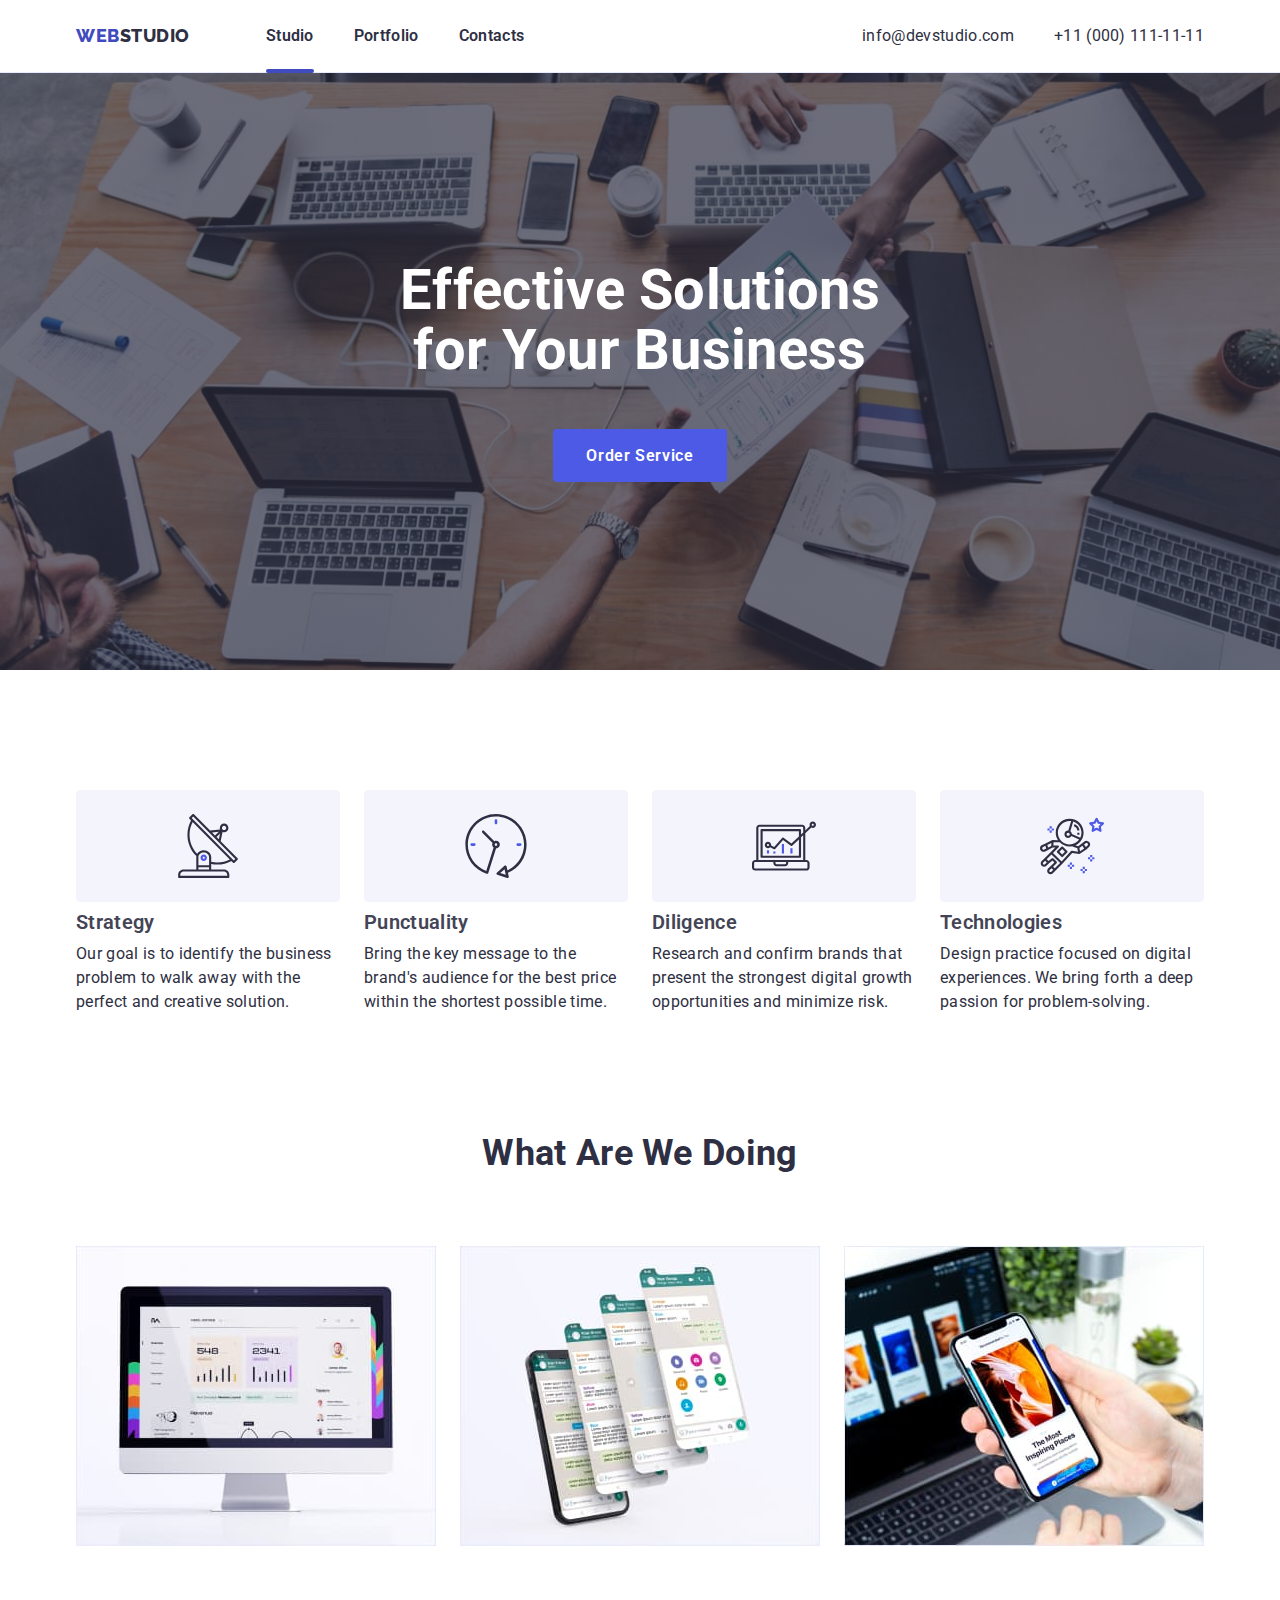
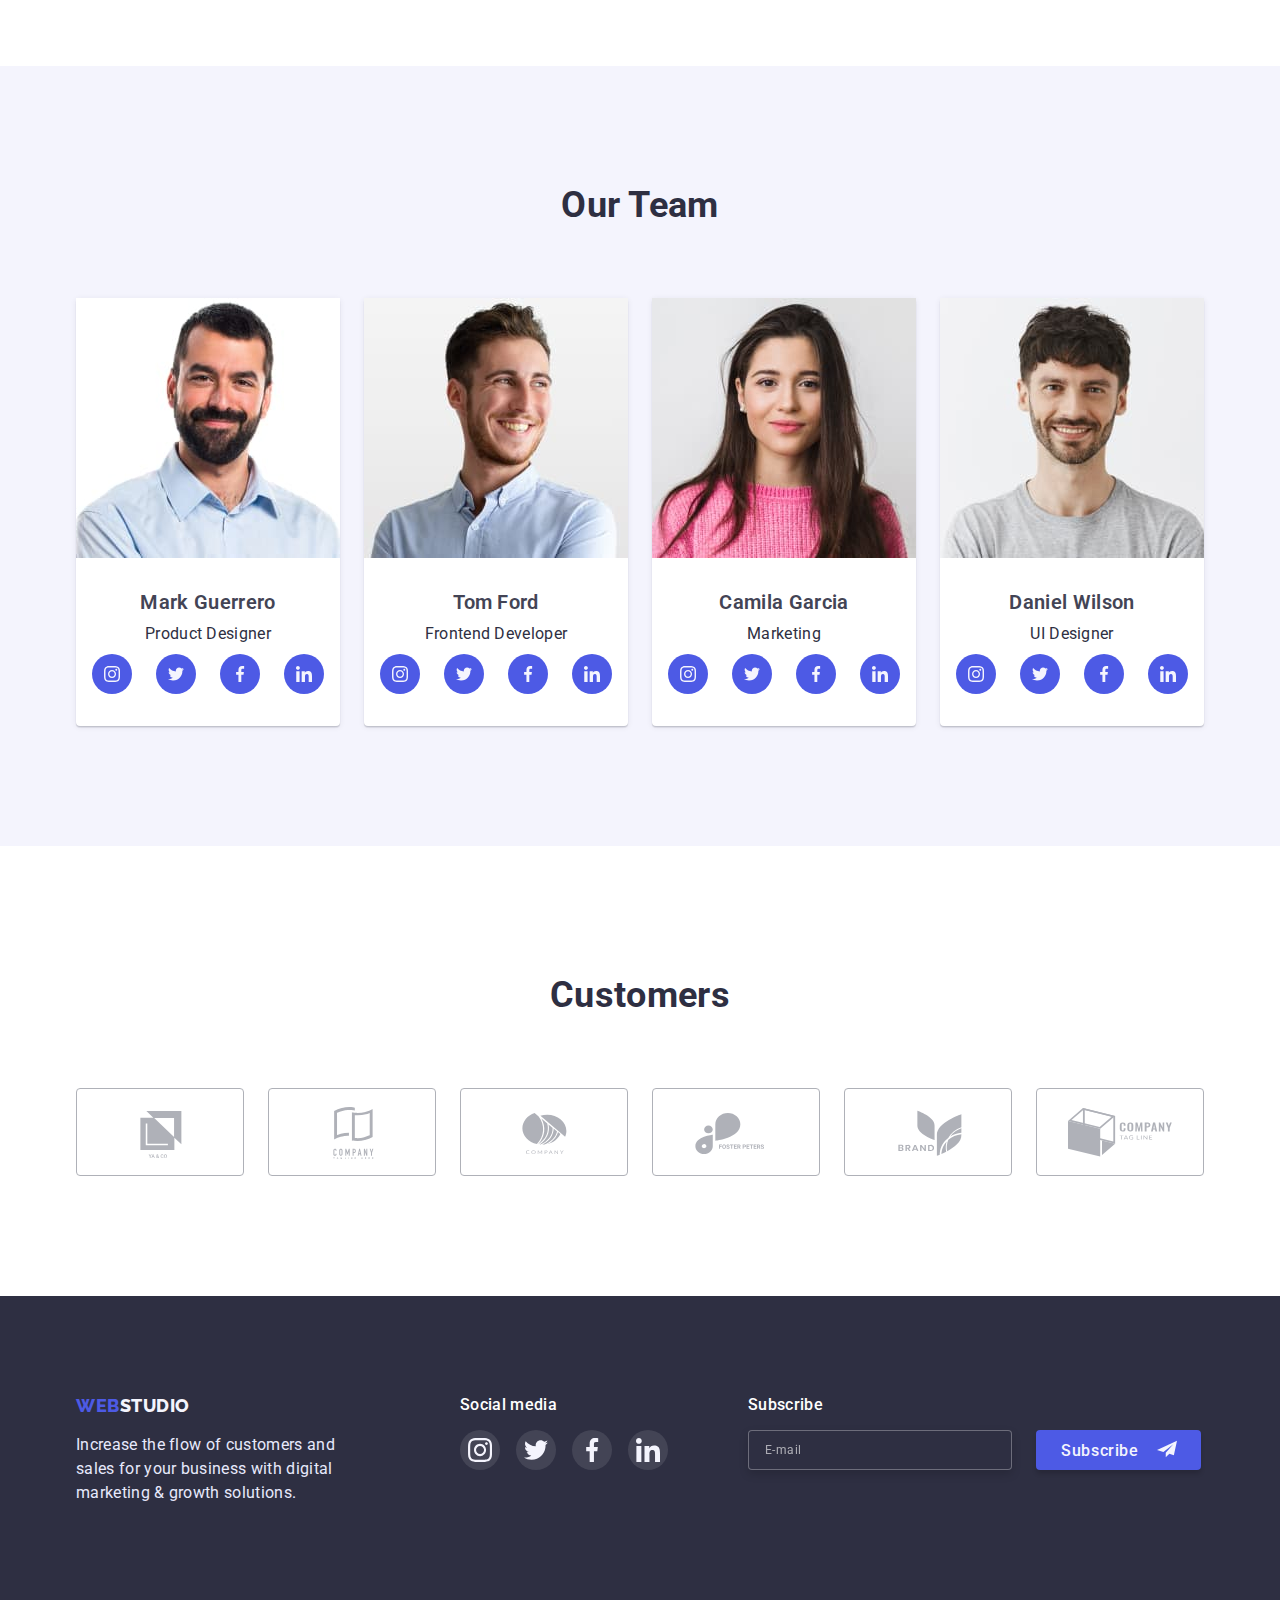
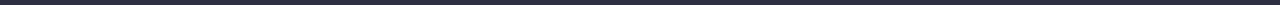
<file: index.html>
<!DOCTYPE html>
<html lang="en">

<head>
    <meta charset="UTF-8">
    <meta http-equiv="X-UA-Compatible" content="IE=edge">
    <meta name="viewport" content="width=device-width, initial-scale=1.0">
    <title>YoursWebStudio</title>
    <link rel="preconnect" href="https://fonts.googleapis.com">
    <link rel="preconnect" href="https://fonts.gstatic.com" crossorigin>
    <link
        href="https://fonts.googleapis.com/css2?family=Raleway:wght@800&family=Roboto:wght@400;500;700;900&display=swap"
        rel="stylesheet">
    <link rel="stylesheet" href="https://cdn.jsdelivr.net/npm/modern-normalize@1.1.0/modern-normalize.min.css" />
    <link rel="stylesheet" href="./css/style.css">
</head>

<body>
    <header class="index-header">
    <div class="conteiner flexthis header-conteiner">
        <nav class="navigation flexthis">
            <a class="logo-link link" href="./index.html"><span class="logo-web">Web</span><span
                    class="logo-studio">Studio</span></a>
            <ul class="navigation-list list flexthis margin-list">
                <li class="navigation-items"><a class="navigation-link link current" href="./index.html">Studio</a></li>
                <li class="navigation-items"><a class="navigation-link link" href="./portfolio.html">Portfolio</a></li>
                <li class="navigation-items"><a class="navigation-link link" href="">Contacts</a></li>
            </ul>
        </nav>
        <address class="address">
            <ul class="address-list list flexthis margin-list">
                <li class="address-item">
                    <a class="addres-mail link"
                        href="mailto:info@devstudio.com">
                        info@devstudio.com</a>
                    </li>
                <li class="address-item"><a class="addres-tel link" href="tel:+110001111111">+11 (000) 111-11-11</a>
                </li>
            </ul>
        </address>
    </div>
    </header>

    <main>
        <!-- ======Hero====== -->
        <section class="hero hero-img-background">
            <div class="conteiner div-hero">
            <h1 class="hero-title">Effective Solutions<br> for Your Business</h1>
            <button class="hero-btn flexthis" type="button" data-modal-open>Order Service</button>
        </div>
        </section>
        <!-- ======Work====== -->
        <section class="work padding-top padding-bottom">
            <div class="conteiner">
            <h2 class="visually-hidden">Our work</h2>
            <ul class="work-list list">
                <li class="work-item">
                    <div class="work-icon-div">
                        <svg class="work-icon">
                        <use href="./images/icons.svg#icon-antenna"></use>
                    </svg>
                    </div>
                    <h3 class="work-name name">Strategy</h3>
                    <p class="work-content content">Our goal is to identify the business
                        problem to walk away with the perfect and creative solution.</p>
                </li>
                <li class="work-item">
                    <div class="work-icon-div">
                    <svg class="work-icon">
                        <use href="./images/icons.svg#icon-clock"></use>
                    </svg>
                    </div>
                    <h3 class="work-name name">Punctuality</h3>
                    <p class="work-content content">Bring the key message to the brand's audience for the best price
                        within the shortest possible
                        time.</p>
                </li>
                <li class="work-item">
                    <div class="work-icon-div">
                    <svg class="work-icon">
                        <use href="./images/icons.svg#icon-diagram"></use>
                    </svg>
                    </div>
                    <h3 class="work-name name">Diligence</h3>
                    <p class="work-content content">Research and confirm brands that present the strongest digital
                        growth opportunities and minimize
                        risk.</p>
                </li>
                <li class="work-item">
                    <div class="work-icon-div">
                    <svg class="work-icon">
                        <use href="./images/icons.svg#icon-astronaut"></use>
                    </svg>
                    </div>
                    <h3 class="work-name name">Technologies</h3>
                    <p class="work-content content">Design practice focused on digital experiences. We bring forth a
                        deep passion for
                        problem-solving.</p>
                </li>
            </ul>
            </div>
        </section>
        <!-- ======Doing====== -->
        <section class="doing padding-bottom">
            <div class="conteiner">
            <h2 class="doing-title index-title">What are we doing</h2>
            <ul class="doing-list list flexthis">
                <li class="duing-item"><img src="./images/img1.jpg" alt="What are we doing" width="360"></li>
                <li class="duing-item"><img src="./images/img2.jpg" alt="What are we doing" width="360"></li>
                <li class="duing-item"><img src="./images/img3.jpg" alt="What are we doing" width="360"></li>
            </ul>
            </div>
        </section>
        <!-- ======Team====== -->
        <section class="team padding-top padding-bottom">
            <div class="conteiner">
            <h2 class="team-title index-title">Our Team</h2>
            <ul class="team-list list flexthis">
                <li class="team-item"><img src="./images/team1.jpg" alt="Our Team" width="264">
                    <h3 class="team-name name">Mark Guerrero</h3>
                    <p class="team-content content">Product Designer</p>
                    <div class="team-social">
                    <ul class="team-list flexthis list">
                        <li class="link">
                            <a class="social-link" href="#">
                                <svg class="social-team-icon">
                                    <use href="./images/icons.svg#icon-instagram"></use>
                                </svg>
                            </a>
                        </li>
                        <li class="link">
                            <a class="social-link" href="#">
                                <svg class="social-team-icon">
                                    <use href="./images/icons.svg#icon-twitter"></use>
                                </svg>
                            </a>
                        </li>
                        <li class="link">
                            <a class="social-link" href="#">
                                <svg class="social-team-icon">
                                    <use href="./images/icons.svg#icon-facebook"></use>
                                </svg>
                            </a>
                        </li>
                        <li class="link">
                            <a class="social-link" href="#">
                                <svg class="social-team-icon">
                                    <use href="./images/icons.svg#icon-linkedin"></use>
                                </svg>
                            </a>
                        </li>
                    </ul>
                    </div>
                </li>
                <li class="team-item"><img src="./images/team2.jpg" alt="Our Team" width="264">
                    <h3 class="team-name name">Tom Ford</h3>
                    <p class="team-content content">Frontend Developer</p>
                    <div class="team-social">
                        <ul class="team-list flexthis list">
                            <li class="link">
                                <a class="social-link" href="#">
                                    <svg class="social-team-icon">
                                        <use href="./images/icons.svg#icon-instagram"></use>
                                    </svg>
                                </a>
                            </li>
                            <li class="link">
                                <a class="social-link" href="#">
                                    <svg class="social-team-icon">
                                        <use href="./images/icons.svg#icon-twitter"></use>
                                    </svg>
                                </a>
                            </li>
                            <li class="link">
                                <a class="social-link" href="#">
                                    <svg class="social-team-icon">
                                        <use href="./images/icons.svg#icon-facebook"></use>
                                    </svg>
                                </a>
                            </li>
                            <li class="link">
                                <a class="social-link" href="#">
                                    <svg class="social-team-icon">
                                        <use href="./images/icons.svg#icon-linkedin"></use>
                                    </svg>
                                </a>
                            </li>
                        </ul>
                    </div>
                </li>
                <li class="team-item"><img src="./images/team3.jpg" alt="Our Team" width="264">
                    <h3 class="team-name name">Camila Garcia</h3>
                    <p class="team-content content">Marketing</p>
                    <div class="team-social">
                        <ul class="team-list flexthis list">
                            <li class="link">
                                <a class="social-link" href="#">
                                    <svg class="social-team-icon">
                                        <use href="./images/icons.svg#icon-instagram"></use>
                                    </svg>
                                </a>
                            </li>
                            <li class="link">
                                <a class="social-link" href="#">
                                    <svg class="social-team-icon">
                                        <use href="./images/icons.svg#icon-twitter"></use>
                                    </svg>
                                </a>
                            </li>
                            <li class="link">
                                <a class="social-link" href="#">
                                    <svg class="social-team-icon">
                                        <use href="./images/icons.svg#icon-facebook"></use>
                                    </svg>
                                </a>
                            </li>
                            <li class="link">
                                <a class="social-link" href="#">
                                    <svg class="social-team-icon">
                                        <use href="./images/icons.svg#icon-linkedin"></use>
                                    </svg>
                                </a>
                            </li>
                        </ul>
                    </div>
                </li>
                <li class="team-item"><img src="./images/team4.jpg" alt="Our Team" width="264">
                    <h3 class="team-name name">Daniel Wilson</h3>
                    <p class="team-content content">UI Designer</p>
                    <div class="team-social">
                        <ul class="team-list flexthis list">
                            <li class="link">
                                <a class="social-link" href="#">
                                    <svg class="social-team-icon">
                                        <use href="./images/icons.svg#icon-instagram"></use>
                                    </svg>
                                </a>
                            </li>
                            <li class="link">
                                <a class="social-link" href="#">
                                    <svg class="social-team-icon">
                                        <use href="./images/icons.svg#icon-twitter"></use>
                                    </svg>
                                </a>
                            </li>
                            <li class="link">
                                <a class="social-link" href="#">
                                    <svg class="social-team-icon">
                                        <use href="./images/icons.svg#icon-facebook"></use>
                                    </svg>
                                </a>
                            </li>
                            <li class="link">
                                <a class="social-link" href="#">
                                    <svg class="social-team-icon">
                                        <use href="./images/icons.svg#icon-linkedin"></use>
                                    </svg>
                                </a>
                            </li>
                        </ul>
                    </div>
                </li>
            </ul>
            </div>
        </section>
        <section class="customers padding-bottom">
            <div class="conteiner">
                <h2 class="team-title index-title">Customers</h2>
                <ul class="coustomers-list list flexthis">
                    <li class="coustomers-items link">
                        <a class="coustomers-items-link" href="#">
                            <svg class="coustomers-items-icon">
                                <use href="./images/icons.svg#icon-yaco"></use>
                            </svg>
                        </a>
                    </li>
                    <li class="coustomers-items">
                        <a class="coustomers-items-link" href="#">
                            <svg class="coustomers-items-icon">
                                <use href="./images/icons.svg#icon-company"></use>
                            </svg>
                        </a>
                    </li>
                    <li class="coustomers-items link">
                        <a class="coustomers-items-link" href=""><svg class="coustomers-items-icon">
                                <use href="./images/icons.svg#icon-companytaglinehere"></use>
                            </svg>
                        </a>
                    </li>
                    <li class="coustomers-items link">
                        <a class="coustomers-items-link" href=""><svg class="coustomers-items-icon">
                                <use href="./images/icons.svg#icon-foster"></use>
                            </svg>
                        </a>
                    </li>
                    <li class="coustomers-items link">
                        <a class="coustomers-items-link" href="">
                            <svg class="coustomers-items-icon">
                                <use href="./images/icons.svg#icon-brand"></use>
                            </svg>
                        </a>
                    </li>
                    <li class="coustomers-items link">
                        <a class="coustomers-items-link" href="">
                            <svg class="coustomers-items-icon">
                                <use href="./images/icons.svg#icon-companytagline"></use>
                            </svg>
                        </a>
                    </li>
                </ul>
            </div>
        </section>
    </main>
    <footer class="footer-blank">
        <div class="conteiner footer-div">
        <div class="footer-flex">
        <a href="./index.html" class="logo-link-footer link"><span class="logo-web-footer">Web</span>Studio</a>
        <p class="footer-text content">
            Increase the flow of customers and sales for your business with digital marketing &
            growth solutions.
        </p>
        </div>
        <div class="footer-social">
            <p class="footer-social-text">Social media</p>
            <ul class="footer-social-list list">
                <li class="footer-social-link">
                    <a class="footer-social-list-link" href="">
                        <svg class="social-item-icon">
                            <use href="./images/icons.svg#icon-instagram"></use>
                        </svg>
                    </a>
                </li>
                <li class="footer-social-link">
                    <a class="footer-social-list-link" href="">
                        <svg class="social-item-icon">
                            <use href="./images/icons.svg#icon-twitter"></use>
                        </svg>
                    </a>
                </li>
                <li class="footer-social-link">
                    <a class="footer-social-list-link" href="">
                        <svg class="social-item-icon">
                            <use href="./images/icons.svg#icon-facebook"></use>
                        </svg>
                    </a>
                </li>
                <li class="footer-social-link">
                    <a class="footer-social-list-link" href="">
                        <svg class="social-item-icon">
                            <use href="./images/icons.svg#icon-linkedin"></use>
                        </svg>
                    </a>
                </li>
            </ul>
        </div>
        <div class="footer-subscribe-label">
            <form class="subscribe-form">
                <p class="footer-social-text">Subscribe</p>
                <label class="footer-form-field">
                    <input type="email" name="user-email" class="footer-form-imput" pattern="[a-z0-9._%+-]+@[a-z0-9.-]+\.[a-z]{2,4}$" placeholder="E-mail" />
                        <button type="submit" class="footer-form-submit">Subscribe
                    <svg class="footer-form-icon" width="24px" height="20px">
                        <use href="./images/icons.svg#icon-send"></use>
                    </svg>
                    </button>
                </label>
            </form>
        </div>
        </div>
    </footer>
    <!-- modal sub -->
    <div class="modal-back is-hidden" data-modal>
        <div class="modal-view">
            <button type="button" class="modal-button" data-modal-close>
                <svg class="modal-close-btn">
                    <use href="./images/icons.svg#icon-close"></use>
                </svg>
            </button>
            <!-- form -->
            <form class="modal-form">
                <p class="modal-title">Leave your contacts and we will call you back</p>
                <label class="modal-form-description">
                    <span class="modal-text">Name</span>
                    <span class="modal-form-icon-wrapper">
                        <input class="modal-field" type="text" name="user_name" pattern="^[a-zA-ZР°-СЏРђ-РЇР‡С—С–Р†]+$" minlength="2" required>
                        <svg class="modal-field-icon" width="24px" height="24px">
                            <use href="./images/icons.svg#icon-person"></use>
                        </svg>
                    </span>
                </label>
                <label class="modal-form-description">
                    <span class="modal-text">Phone</span>
                    <span class="modal-form-icon-wrapper">
                        <input class="modal-field" type="tel" name="user_phone" pattern="[0-9]{3}-[0-9]{3}-[0-9]{2}-[0-9]{2}" title="xxx-xxx-xx-xx" required>
                        <svg class="modal-field-icon" width="24px" height="24px">
                            <use href="./images/icons.svg#icon-tel"></use>
                        </svg>
                    </span>
                </label>
                <label class="modal-form-description">
                    <span class="modal-text">Email</span>
                    <span class="modal-form-icon-wrapper">
                        <input class="modal-field" type="email" name="user_email" pattern="[a-z0-9._%+-]+@[a-z0-9.-]+\.[a-z]{2,4}$"
                            required>
                        <svg class="modal-field-icon" width="24px" height="24px">
                            <use href="./images/icons.svg#icon-email"></use>
                        </svg>
                    </span>
                </label>
                <label class="modal-form-description">
                    <span class="modal-text">Comment</span>
                    <textarea class="modal-message modal-text" name="user-message" placeholder="Text input"></textarea>
                </label>
                <input id="user-policy-check" name="user-policy" type="checkbox" class="policy-checkbox visually-hidden">
                <label for="user-policy-check" class="policy-check">
                    <span class="modal-text-policy">I accept the terms and conditions of the <a href="" class="modal-text-policy-link" >Privacy Policy </a></span>
                    <svg class="policy-icon" width="10px" height="8px">
                        <use href="./images/icons.svg#icon-check"></use>
                    </svg>
                </label>
                <button type="submit" class="modal-submit-btn">Send</button>
            </form>
            <!-- //form -->
        </div>
    </div>
    <!-- js -->
    <script src="./js/modal.js"></script>
</body>

</html>
</file>
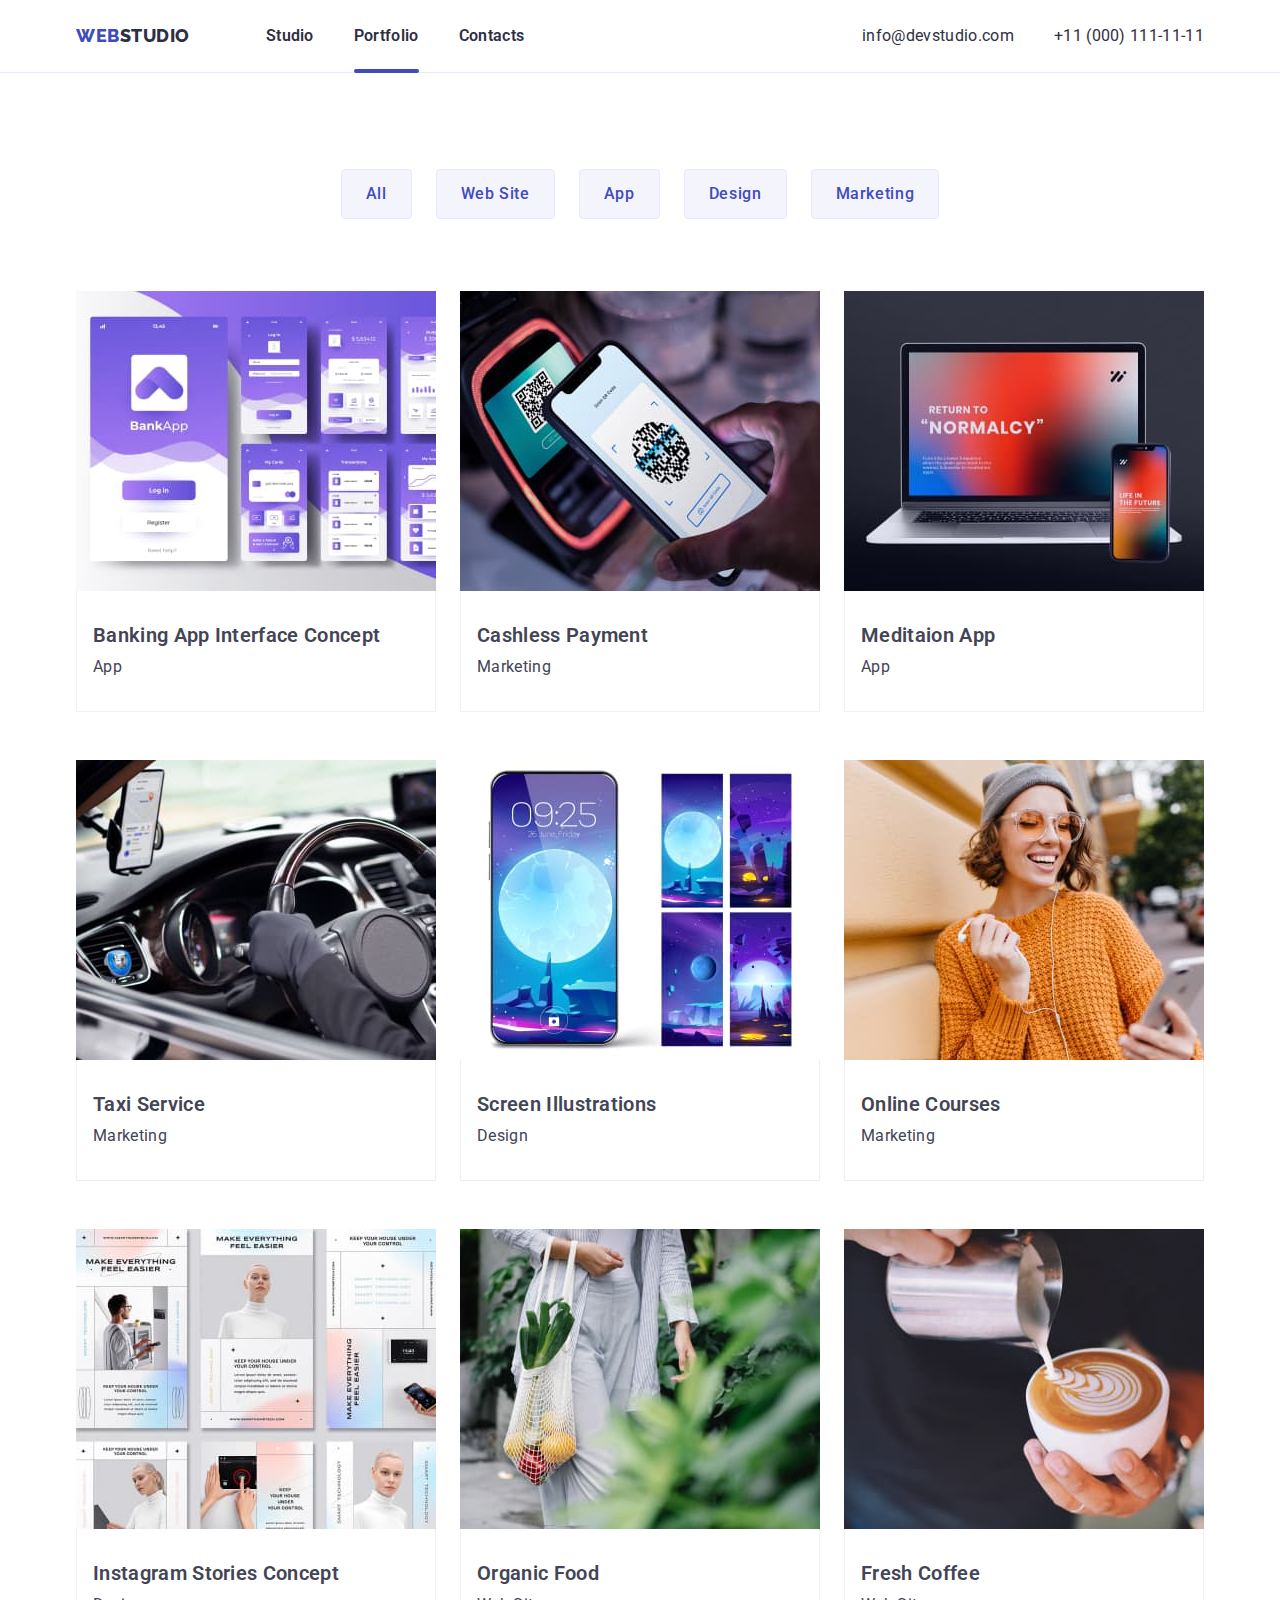
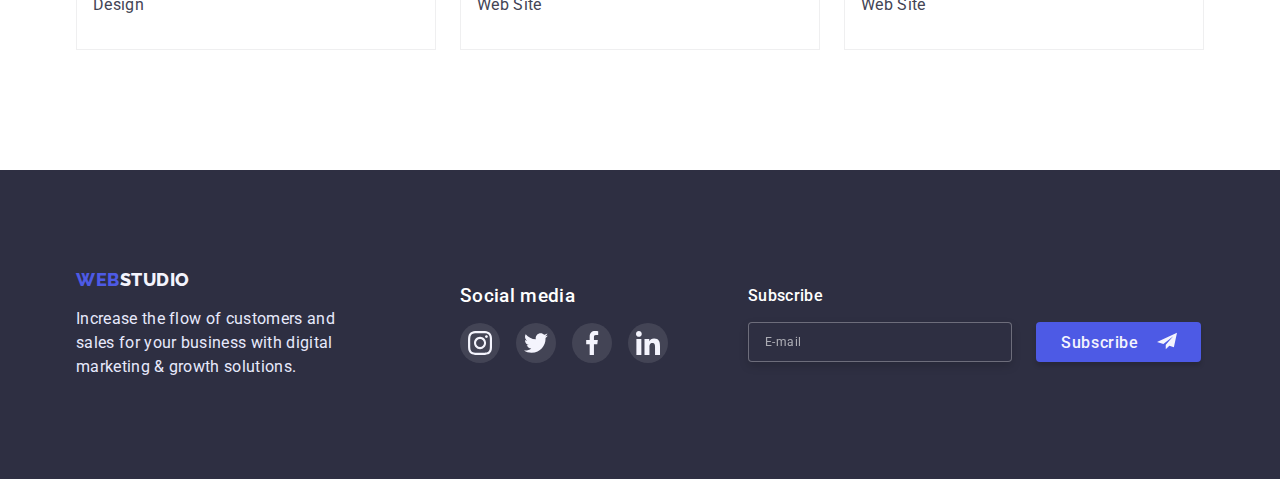
<file: portfolio.html>
<!DOCTYPE html>
<html lang="en">

<head>
    <meta charset="UTF-8">
    <meta http-equiv="X-UA-Compatible" content="IE=edge">
    <meta name="viewport" content="width=device-width, initial-scale=1.0">
    <title>Portfolio</title>
    <link rel="preconnect" href="https://fonts.googleapis.com">
    <link rel="preconnect" href="https://fonts.gstatic.com" crossorigin>
    <link
        href="https://fonts.googleapis.com/css2?family=Raleway:wght@800&family=Roboto:wght@400;500;700;900&display=swap"
        rel="stylesheet">
    <link rel="stylesheet" href="https://cdn.jsdelivr.net/npm/modern-normalize@1.1.0/modern-normalize.min.css" />
    <link rel="stylesheet" href="./css/style.css">

</head>

<body>
    <header class="index-header">
    <div class="conteiner flexthis">
        <nav class="navigation flexthis">
            <a class="logo-link link" href="./index.html"><span class="logo-web">Web</span><span
                    class="logo-studio">Studio</span></a>
            <ul class="navigation-list list flexthis margin-list">
                <li class="navigation-items"><a class="navigation-link link" href="./index.html">Studio</a></li>
                <li class="navigation-items"><a class="navigation-link link current" href="./portfolio.html">Portfolio</a></li>
                <li class="navigation-items"><a class="navigation-link link" href="">Contacts</a></li>
            </ul>
        </nav>
        <address class="address">
            <ul class="address-list list flexthis margin-list">
                <li class="address-item"><a class="addres-mail link"
                        href="mailto:info@devstudio.com">info@devstudio.com</a></li>
                <li class="address-item"><a class="addres-tel link" href="tel:+110001111111">+11 (000) 111-11-11</a>
                </li>
            </ul>
        </address>
    </div>
    </header>
    <main>
        <!-- ======Filter btn====== -->
        <section class="filters padding-bottom">
            <div class="conteiner">
            <h1 class="visually-hidden">Filters</h1>
            <ul class="filter-list list flexthis">
                <li class="filter-item"> <button class="filter-btn" type="button">All</button>
                </li>
                <li class="filter-item"> <button class="filter-btn" type="button">Web Site</button>
                </li>
                <li class="filter-item"> <button class="filter-btn" type="button">App</button>
                </li>
                <li class="filter-item"> <button class="filter-btn" type="button">Design</button>
                </li>
                <li class="filter-item"> <button class="filter-btn" type="button">Marketing</button>
                </li>
            </ul>

            <h2 class="visually-hidden">Portfolio</h2>
            <ul class="portfolio-list list flexthis">
                <li class="portfolio-items"><a class="portfolio-link link" href="#">
                    <div class="items-overlay">
                        <img src="./images/portfolioline11.jpg" width="360" height="300" alt="Our job">
                        <p class="text-overlay">
                            14 Stylish and User-Friendly App Design Concepts · Task Manager App · Calorie Tracker App · Exotic Fruit Ecommerce
                            App · Cloud Storage App
                        </p>
                    </div>
                    <div class="portfolio-item-list"> 
                    <h3 class="portfolio-name name">Banking App Interface Concept</h3>
                    <p class="portfolio-filter content">App</p>
                </div>
                </a> 
                </li>
                <li class="portfolio-items"><a class="portfolio-link link" href="#"
                ><div class="items-overlay">
                    <img src="./images/portfolioline12.jpg" width="360" height="300" alt="Our job">
                    <p class="text-overlay">
                        14 Stylish and User-Friendly App Design Concepts · Task Manager App · Calorie Tracker App · Exotic Fruit
                        Ecommerce
                        App · Cloud Storage App
                    </p>
                </div>
                <div class="portfolio-item-list">
                    <h3 class="portfolio-name name">Cashless Payment</h3>
                    <p class="portfolio-filter content">Marketing</p>
                </div>
                </a> 
                </li>
                <li class="portfolio-items"><a class="portfolio-link link" href="#"
                ><div class="items-overlay">
                    <img src="./images/portfolioline13.jpg" width="360" height="300" alt="Our job">
                    <p class="text-overlay">
                        14 Stylish and User-Friendly App Design Concepts · Task Manager App · Calorie Tracker App · Exotic Fruit
                        Ecommerce
                        App · Cloud Storage App
                    </p>
                </div>
                <div class="portfolio-item-list">
                    <h3 class="portfolio-name name">Meditaion App</h3>
                    <p class="portfolio-filter content">App</p>
                </div>
                </a> 
                </li>
                <li class="portfolio-items"><a class="portfolio-link link" href="#"
                ><div class="items-overlay">
                    <img src="./images/portfolioline21.jpg" width="360" height="300" alt="Our job">
                    <p class="text-overlay">
                        14 Stylish and User-Friendly App Design Concepts · Task Manager App · Calorie Tracker App · Exotic Fruit
                        Ecommerce
                        App · Cloud Storage App
                    </p>
                </div>
                <div class="portfolio-item-list">
                    <h3 class="portfolio-name name">Taxi Service</h3>
                    <p class="portfolio-filter content">Marketing</p>
                </div>
                </a>
                </li>
                <li class="portfolio-items"><a class="portfolio-link link" href="#"
                ><div class="items-overlay">
                    <img src="./images/portfolioline22.jpg" width="360" height="300" alt="Our job">
                    <p class="text-overlay">
                        14 Stylish and User-Friendly App Design Concepts · Task Manager App · Calorie Tracker App · Exotic Fruit
                        Ecommerce
                        App · Cloud Storage App
                    </p>
                </div>
                <div class="portfolio-item-list">
                    <h3 class="portfolio-name name">Screen Illustrations</h3>
                    <p class="portfolio-filter content">Design</p>
                </div>
                </a>
                </li>
                <li class="portfolio-items"><a class="portfolio-link link" href="#"
                ><div class="items-overlay">
                    <img src="./images/portfolioline23.jpg" width="360" height="300" alt="Our job">
                    <p class="text-overlay">
                        14 Stylish and User-Friendly App Design Concepts · Task Manager App · Calorie Tracker App · Exotic Fruit
                        Ecommerce
                        App · Cloud Storage App
                    </p>
                </div>
                <div class="portfolio-item-list">
                    <h3 class="portfolio-name name">Online Courses</h3>
                    <p class="portfolio-filter content">Marketing</p>
                </div>
                </a>
                </li>
                <li class="portfolio-items"><a class="portfolio-link link" href="#"
                ><div class="items-overlay">
                    <img src="./images/portfolioline31.jpg" width="360" height="300" alt="Our job">
                    <p class="text-overlay">
                        14 Stylish and User-Friendly App Design Concepts · Task Manager App · Calorie Tracker App · Exotic Fruit
                        Ecommerce
                        App · Cloud Storage App
                    </p>
                </div>
                <div class="portfolio-item-list">
                    <h3 class="portfolio-name name">Instagram Stories Concept</h3>
                    <p class="portfolio-filter content">Design</p>
                </div>
                </a>
                </li>
                <li class="portfolio-items"><a class="portfolio-link link" href="#"
                ><div class="items-overlay">
                    <img src="./images/portfolioline32.jpg" width="360" height="300" alt="Our job">
                    <p class="text-overlay">
                        14 Stylish and User-Friendly App Design Concepts · Task Manager App · Calorie Tracker App · Exotic Fruit
                        Ecommerce
                        App · Cloud Storage App
                    </p>
                </div>
                <div class="portfolio-item-list">
                    <h3 class="portfolio-name name">Organic Food</h3>
                    <p class="portfolio-filter content">Web Site</p>
                </div>
                </a>
                </li>
                <li class="portfolio-items"><a class="portfolio-link link" href="#"
                ><div class="items-overlay">
                    <img src="./images/portfolioline33.jpg" width="360" height="300" alt="Our job">
                    <p class="text-overlay">
                        14 Stylish and User-Friendly App Design Concepts · Task Manager App · Calorie Tracker App · Exotic Fruit
                        Ecommerce
                        App · Cloud Storage App
                    </p>
                </div>
                <div class="portfolio-item-list">
                    <h3 class="portfolio-name name">Fresh Coffee</h3>
                    <p class="portfolio-filter content">Web Site</p>
                </div>
                </a>
                </li>
            </ul>
        </div>
        </section>

    </main>
    <footer class="footer-blank">
        <div class="conteiner flexthis">
            <div class="footer-flex">
                <a href="./index.html" class="logo-link-footer link"><span class="logo-web-footer">Web</span>Studio</a>
                <p class="footer-text content">
                    Increase the flow of customers and sales for your business with digital marketing &
                    growth solutions.
                </p>
            </div>
            <div class="footer-social">
                <h3 class="footer-social-text">Social media</h3>
                <ul class="footer-social-list list">
                    <li class="footer-social-link">
                        <a class="footer-social-list-link" href="">
                            <svg class="social-item-icon">
                                <use href="./images/icons.svg#icon-instagram"></use>
                            </svg>
                        </a>
                    </li>
                    <li class="footer-social-link">
                        <a class="footer-social-list-link" href="">
                            <svg class="social-item-icon">
                                <use href="./images/icons.svg#icon-twitter"></use>
                            </svg>
                        </a>
                    </li>
                    <li class="footer-social-link">
                        <a class="footer-social-list-link" href="">
                            <svg class="social-item-icon">
                                <use href="./images/icons.svg#icon-facebook"></use>
                            </svg>
                        </a>
                    </li>
                    <li class="footer-social-link">
                        <a class="footer-social-list-link" href="">
                            <svg class="social-item-icon">
                                <use href="./images/icons.svg#icon-linkedin"></use>
                            </svg>
                        </a>
                    </li>
                </ul>
            </div>
            <div class="footer-subscribe-label">
                <form class="subscribe-form">
                    <p class="footer-social-text">Subscribe</p>
                    <label class="footer-form-field">
                        <input type="email" name="user-email" class="footer-form-imput"
                            pattern="[a-z0-9._%+-]+@[a-z0-9.-]+\.[a-z]{2,4}$" placeholder="E-mail" />
                        <button type="submit" class="footer-form-submit">Subscribe
                            <svg class="footer-form-icon" width="24px" height="20px">
                                <use href="./images/icons.svg#icon-send"></use>
                            </svg>
                        </button>
                    </label>
                </form>
            </div>
        </div>
    </footer>
</body>

</html>
</file>
<file: css/style.css>
body {
    font-family: 'Roboto', sans-serif;
    letter-spacing: 0.02em;
    color: var(--primary-text-color);
    /* margin: 0; следует проставлять в каждом боди если не подключен нормалайз (убирает снизу 8рх от браузеров*) */
}

:root {
    --primary-text-color: #2E2F42;
    --secondary-text-color: #434455;
    --primary-accent-color:#4D5AE5;
    --secondary-accent-color: #404BBF;
    --dark-background: #2E2F42;
    --dark-background-text:#F4F4FD;
    --light-background-text: #FFFFFF;
    --background-modal: #FCFCFC;
    --hover-effect: 250ms cubic-bezier(0.4, 0, 0.2, 1);
}

.visually-hidden {
    position: absolute;
    white-space: nowrap;
    width: 1px;
    height: 1px;
    overflow: hidden;
    border: 0;
    padding: 0;
    clip: rect(0 0 0 0);
    clip-path: inset(50%);
    margin: 1px;
}

h1,
h2,
h3,
h4,
p {
margin-top: 0;
margin-bottom: 0;
/* верхний и нижний отступ от этого блочного контента по нулям */
}

ul,
ol {
margin-top: 0;
margin-bottom: 0;
padding-left: 0;
  /* обнуляем отступы верх и низ у списков, так же убираем отступ от левого края до тела контента */
}

img {
display: block;
max-width: 100%;
height: auto;

}
.conteiner {
width: 1158px;
margin: 0px auto; 
  /* вертикальный по нулю, право лево авто */
padding: 0px 15px;
  /* вертикальный по нулю, право лево авто по аналогии */
/* outline: 2px solid var(--primary-accent-color); */
  /* для отображения границ контента */
}

.list {
    list-style: none;
    /* убираем у списков слева значки */
}
.link {
    text-decoration: none;
    /* убираем подчеркивание у ссылок с классом линк */
}
.content{
font-size: 16px;
line-height: 1.5;
}
.name {
    font-weight: 600;
    font-size: 20px;
    line-height: 1.2;
    color: var(--secondary-text-color);
}
.index-title {
font-size: 36px;
line-height: 1.11;
text-align: center;
text-transform: capitalize;
}

.margin-list {
    margin-bottom: 0;
    margin-top: 0;
}
.padding-top {
    padding-top: 120px;
}

.padding-bottom {
    padding-bottom: 120px;
}

.flexthis{
    display: flex;
    align-items: center;  
}
/* ============ header ============ */
.index-header{
border-color: var(--light-background-text);
border-bottom: 1px solid #E7E9FC;
padding-top: 24px;
padding-bottom: 24px;
}
.logo-link {
font-family: 'Raleway', sans-serif;
font-weight: 800;
font-size: 18px;
line-height: 1.33;
letter-spacing: 0.03em;
text-transform: uppercase;
margin-right: 76px;
}
.logo-web {
color: var(--secondary-accent-color);
}
.logo-studio{
color: var(--primary-text-color);   
}

.navigation-link {
    /* display: flex;
    align-items: center; */
    font-weight: 600;
    font-size: 16px;
    line-height: 1.5;
color: var(--primary-text-color);
    padding-top: 24px;
    padding-bottom: 28px;
    transition: color 250ms cubic-bezier(0.39, 0.575, 0.565, 1);
}
.navigation-link:hover,
.navigation-link:focus {
    color: var(--secondary-accent-color);
}
.navigation-link.current{
    position: relative;

}
.current::after {
    position: absolute;
    content: '';
    display: block;
    width: 100%;
    height: 4px;
    left: 0;
    bottom: 0;
    margin: 0 0;
    border-radius: 2px;
    /* opacity: 0; */
    /* transition: opacity 250ms cubic-bezier(0.165, 0.84, 0.44, 1); */

    background-color: var(--secondary-accent-color);
}

.navigation-items:not(:last-child) {
    margin-right: 40px;
}

.addres-mail,.addres-tel {
    font-style: normal;
    font-size: 16px;
    line-height: 1.5;
    color: var(--primary-text-color);
    transition: color var(--hover-effect);
}

.addres-mail:hover,
.addres-mail:focus {
    color: var(--primary-accent-color);
}

.addres-tel:hover,
.addres-tel:focus {
    color: var(--primary-accent-color);
}
.address {
    margin-left: auto;
}
.addres-mail{
    margin-right: 40px;
}

/* ============ HERO ============ */
.hero-img-background{
background-image: linear-gradient(
    rgba(46, 47, 66, 0.7),
    rgba(46, 47, 66, 0.7)
    ),
    url(../images/hero.jpg);
    background-size: cover;
    max-width: 1440px;
    margin-left: auto;
    margin-right: auto;

}

.hero {
background-color: var(--dark-background);
padding-top: 188px;
padding-bottom: 188px;
text-align: center;
}

.hero-title {
text-align: center;
font-size: 56px;
line-height: 1.07;
color: var(--light-background-text); 
margin-bottom: 48px;
max-width: 500px;
margin-left: auto;
margin-right: auto;   
}

.hero-btn {
margin-left: auto;
margin-right: auto; 
padding: 16px 32px;
border-radius: 4px;
border: 1px solid transparent;
font-family: inherit;
font-weight: 600;
font-size: 16px;
line-height: 1.2;

align-items: center;
letter-spacing: 0.04em;
color: var(--light-background-text);
cursor: pointer;
background-color: var(--primary-accent-color);
transition: background-color var(--hover-effect);
}
.hero-btn:hover,
.hero-btn:focus {
    background-color: var(--secondary-accent-color);
}
/* ============ Work ============ */


.work-item {
    flex-basis: calc((100% - 72px) / 4);
}

.work-list{
    display: flex;
    flex-wrap: wrap;
    }

.work-name {
    margin-bottom: 8px;
}

.work-item:not(:nth-child(4n)) {
    margin-right: 24px;
} 
.work-icon-div{
    width: 264px;
    height: 112px;
    border-radius: 4px;
    display: flex;
    align-items: center;
    justify-content: center;
    margin-bottom: 8px;   
    background-color: var(--dark-background-text);
}
.work-icon{
    height: 64px;
    width: 64px;
}      
/* ============ Doing ============ */

.doing-list {
    margin-bottom: 0;
    margin-top: 0;
    gap: 24px;
}

.doing-title {
    margin-bottom: 72px;
}


/* ============ Team ============ */
.team {
    background-color: var(--dark-background-text);
}
.team-title{
    margin-bottom: 72px;   
}
.team-name {
    margin-top: 32px;
    margin-bottom: 8px;
    text-align: center;
}

.team-content {
    text-align: center;
}
.team-list{
    flex-wrap: wrap;
}
.team-item{
    flex-basis: calc((100% - 72px) / 4);
    background-color: var(--light-background-text);
    padding-bottom: 32px;
    border-radius: 4px;
    box-shadow: 0px 2px 1px 0px rgba(46, 47, 66, 0.08),
    0px 1px 1px 0px rgba(46, 47, 66, 0.16),
    0px 1px 6px 0px rgba(46, 47, 66, 0.08);
}
/* .team-item:not(:nth-child(4n)) {
    margin-right: 24px;
} */

.team-list{
    margin-top: 8px;
    gap: 24px;
    justify-content: center;  
}
.social-link{
    display: flex;
    justify-content: center;
    align-items: center;
    width: 40px;
    height: 40px;
    border-radius: 50%;
    background-color: var(--primary-accent-color); 
    transition: background-color var(--hover-effect); 
}
.social-team-icon{
    width: 16px;
    height: 16px;
    fill: var(--dark-background-text);  

}
.social-link:hover,
.social-link:focus {
    background-color: var(--secondary-accent-color);
}
/* ============ Portfolio btn ============ */
.filter-list {
    justify-content: center;
}
.filters{
    padding-top: 96px;
}

.filter-btn {
    display: flex;
    flex-direction: row;
    align-items: flex-start;
    padding: 12px 24px;
    border-color: #E7E9FC;
    border-style: solid;
    border-width: 1px;
    border-radius: 4px;

    font-family: inherit;
    font-weight: 500;
    font-size: 16px;
    line-height: 1.5;
    align-items: center;
    text-align: center;
    letter-spacing: 0.04em;
    color: var(--secondary-accent-color);
    background-color: var(--dark-background-text);
    cursor: pointer;
    transition: color var(--hover-effect), background-color var(--hover-effect),
    box-shadow var(--hover-effect), border-color var(--hover-effect);
}

.filter-btn:hover,
.filter-btn:focus {
    color: var(--dark-background-text);
    background-color: var(--primary-accent-color);
    border-color: var(--primary-accent-color);
    box-shadow: 0px 2px 2px 0px rgba(0, 0, 0, 0.5);
}
.filter-item:not(:last-child) {
    margin-right: 24px;
}
/* ============ Portfolio ============ */
.portfolio-list {
    flex-wrap: wrap;
    margin-top: 72px;
}

.portfolio-items:not(:nth-child(3n)) {
    margin-right: 24px;
}

.portfolio-items:not(:nth-last-child(-n+3)) {
    margin-bottom: 48px;
}

.portfolio-item-list {
    padding: 32px 16px;
    border: 1px solid rgba(46, 47, 66, 0.08);
    border-top: transparent;
}
.portfolio-items{
    transition: box-shadow var(--hover-effect);
}
.portfolio-items:hover{
    border: var(--dark-background-text);
    box-shadow: 0px 1px 6px rgba(46, 47, 66, 0.08), 0px 1px 1px rgba(46, 47, 66, 0.16), 0px 2px 1px rgba(46, 47, 66, 0.08);}

.portfolio-name {
    margin-bottom: 8px;
}
.portfolio-filter{
    color: var(--secondary-text-color);
}
.portfolio-link{
    display: block; 
}
.items-overlay {
    position: relative;
    max-width: 360px;
    max-height: 300px;
    overflow: hidden;
}

.items-overlay::before {
    display: inline-block;
    content: '';
    position: absolute;
    width: 100%;
    height: 100%;
    background-color: rgba(77, 90, 229, 0.9);
    transform: translateY(100%);
    transition: transform var(--hover-effect);
    
}

.portfolio-link:is(:hover, :focus) .items-overlay::before {
    transform: translateY(0);
    opacity: 1; 
}

.portfolio-link:is(:hover, :focus) .text-overlay {
    opacity: 1;
    transition: transform 700ms, opacity 900ms;
}
.text-overlay {
    position: absolute;
    left: 0;
    top: 0;
    width: 100%;
    height: 100%;
    opacity: 0;
    font-size: 16px;
    line-height: 1.5;
    letter-spacing: 0.02em;
    color: var(--light-background-text); 
    padding-top: 40px;
    padding-left: 32px;
    padding-right: 32px;
    padding-bottom: auto;
}
/* ============ Coustumers============  */
.customers{
    padding-top: 130px;  
}
.customers-title {
    font-weight: 700;
    font-size: 36px;
    line-height: 1.11;
    text-align: center;
    margin-bottom: 72px;
}
.coustomers-list {
    gap: 24px;
}
.coustomers-items {
  flex-basis: calc((100% - 5 * 24px) / 6);
    height: 88px;
    display: flex;
    justify-content: center;
    align-items: center;
}

.coustomers-items-link {
    width: 100%;
    height: 100%;
    display: flex;
    justify-content: center;
    align-items: center;
    border-style: solid;
    border-width: 1px;
    border-color: #AFB1B8;
    border-radius: 4px;
    transition: border-color var(--hover-effect);
}
.coustomers-items-icon{
    width: 104px;
    height: 56px;
    fill: #AFB1B8;
    transition: fill var(--hover-effect);
}

.coustomers-items-link:is(:hover, :focus) {
    border-color: var(--secondary-accent-color);
}
.coustomers-items-link:is(:hover, :focus) .coustomers-items-icon {
    fill: var(--secondary-accent-color);
}

/* ============ Footer ============ */


.footer-blank {
background: var(--dark-background);
padding-top: 100px;
padding-bottom: 100px;
}
.footer-div{
    display: flex;
}

.logo-link-footer {
font-family: 'Raleway', sans-serif;
font-weight: 800;
font-size: 18px;
line-height: 1.16;
letter-spacing: 0.03em;
    text-transform: uppercase;
    color: var(--dark-background-text); 
}
.logo-web-footer {
color: var(--primary-accent-color);  
}
.footer-text {
color: #E7E9FC;
margin-top: 16px;
width: 264px;
}
.footer-flex{
    margin-right: 120px;
}
.footer-social {
    width: 208px;
}

.footer-social-text{
    font-weight: 500;
    color: var(--light-background-text);
}
.footer-social-list {
    display: flex;
    gap: 16px;
    margin-top: 16px;
}
.footer-social-list-link {
    display: flex;
    justify-content: center;
    align-items: center;
    width: 40px;
    height: 40px;
    border-radius: 50%;
    background-color: rgba(255, 255, 255, 0.1);
    transition: background-color var(--hover-effect);
}
.social-item-icon{
    width: 24px;
    height: 24px;
    fill: var(--dark-background-text);  

}
.footer-social-list-link:hover,
.footer-social-list-link:focus {
    background-color: #31d0aa;
}
/* submit footer */
.footer-subscribe-label{
    margin-left: 80px;
}

.subscribe-form {
    position: relative;
    display: flex;
    flex-direction: column;
}
.footer-form-imput {
    border: 1px solid rgba(255, 255, 255, 0.3);
    border-radius: 4px;
    width: 264px;
    height: 40px;
    padding-left: 16px;
    margin-top: 16px;
    filter: drop-shadow(0px 4px 4px rgba(0, 0, 0, 0.15));
    background-color: var(--primary-text-color);
    font-size: 12px;
    line-height: 2;
    letter-spacing: 0.04em;
    color: var(--dark-background-text);
    transition: border var(--hover-effect);
}

.footer-form-imput::placeholder {
    font-size: 12px;
    line-height: 2;
    letter-spacing: 2%;
    color: rgba(255, 255, 255, 0.6);
}

.footer-form-imput:focus {
    outline: none;
    border: 1px solid var(--secondary-accent-color);
}

.footer-form-submit {
    cursor: pointer;
    position: absolute; 
    min-width: 165px;
    height: 40px;
    margin-top: 16px;
    margin-left: 24px;
    padding-top: 8px;
    padding: 8px 24px;
    border-radius: 4px;
    border: 1px solid transparent;
    box-shadow: 0px 4px 4px rgba(0, 0, 0, 0.15);
    align-items: center;
    text-align: start;
    font-family: inherit;
    font-weight: 500;
    font-size: 16px;
    line-height: 1.5;
    letter-spacing: 0.04em;
    color: var(--dark-background-text);
    background-color: var(--primary-accent-color);
    transition: background-color var(--hover-effect);
}

.footer-form-submit:hover,
.footer-form-submit:focus {
    background-color: var(--secondary-accent-color);
    box-shadow: 0px 4px 4px rgba(0, 0, 0, 0.15);
}

.footer-form-icon {
    position: absolute;
    margin-left: 16px;
    fill: var(--dark-background-text);
}
/* ===Modal=== */
.modal-back {
    position: fixed;
    top: 0;
    left: 0;
    width: 100%;
    height: 100%;
    background-color: rgba(46, 47, 66, 0.4);
    opacity: 1;
    transition: 
    opacity 500ms var(--hover-effect), 
    visibility 250ms var(--hover-effect);
}

.modal-view {
    position: absolute;
    top: 50%;
    left: 50%;
    transform: translate(-50%, -50%) scale(1);
    width: 408px;
    height: 586px;
    padding: 24px;
    border-radius: 4px;
    background-color: var(--background-modal);

    transition: transform 450ms cubic-bezier(0.23, 1, 0.320, 1);
    box-shadow: 0px 2px 1px rgba(0, 0, 0, 0.2), 0px 1px 3px rgba(0, 0, 0, 0.12),
    0px 1px 1px rgba(0, 0, 0, 0.14);
}
.modal-close-btn{
    width: 8px;
    height: 8px;
    transition: fill var(--hover-effect);
    
}

.modal-back.is-hidden .modal-view {
    transform: translate(-50%, -50%) scale(0.7);
}

.modal-button {
    display: flex;
    justify-content: center;
    align-items: center;
    border-radius: 50%;
    width: 24px;
    height: 24px;
    margin-left: auto;
    border: 1px solid rgba(0, 0, 0, 0.1);
    background-color: #E7E9FC;
    margin-bottom: 24px;
    cursor: pointer;
    transition: background-color var(--hover-effect);
}

.modal-button:hover {
    background-color: var(--primary-accent-color);
}

.modal-button:hover .modal-close-btn {
    fill: var(--light-background-text);
}

.modal-close-btn:hover {
    fill: var(--primary-text-color);
}

.is-hidden {
    opacity: 0;
    visibility: hidden;
    pointer-events: none;
}

/* == */
.modal-form {
    display: flex;
    flex-direction: column;
}

.modal-title {
    font-weight: 500;
    font-size: 16px;
    line-height: 1.5;
    letter-spacing: 0.02em;
    margin-bottom: 14px;
    color: var(--primary-text-color);
    text-align: center;
}
.modal-text {
    font-weight: 400;
    font-size: 12px;
    line-height: 1.33;
    letter-spacing: 0.04em;
    color: #8E8F99;
}
.modal-form-description {
    margin-bottom: 0px;
}
.modal-form-icon-wrapper {
    position: relative;
    display: block;
    margin-bottom: 8px;
}
.modal-field-icon {
    position: absolute;
    top: 50%;
    left: 16px;
    transform: translate(0, -50%);
    height: 18px;
    width: 18px;
    fill: var(--primary-text-color);
    transition: fill var(--hover-effect);
}
.modal-field-icon:hover {
    fill: var(--primary-accent-color);
}
.modal-field {
    width: 100%;
    height: 40px;
    margin-top: 4px;
    border: 1px solid rgba(33, 33, 33, 0.2);
    border-radius: 4px;
    padding-left: 38px;
    color:var(--primary-text-color);
    font-size: 16px;
    line-height: 1.33;
    margin-bottom: 0px;
    font-weight: 400;
    transition: border-color var(--hover-effect), fill var(--hover-effect);
}
.modal-field:focus {
    outline: none;
    border-color: var(--primary-accent-color);
}

.modal-field:focus + .modal-field-icon {
    fill: var(--primary-accent-color);
}
.modal-text-policy-link{
color: var(--primary-accent-color);
}
.modal-text-policy {
    font-size: 12px;
    line-height: 1.33;
    font-weight: 400;
    color: #8e8f99;
}
.modal-message {
    resize: none;
    width: 100%;
    height: 120px;
    margin-top: 4px;
    padding: 8px 16px 8px 16px;
    border-radius: 4px;
    border: 1px solid rgba(33, 33, 33, 0.2);
    transition: border-color var(--hover-effect);
}
.modal-message:focus {
    outline: none;
    border-color: var(--primary-accent-color);
}

.policy-icon {
    position: absolute;
    top: 4px;
    left: 3px;
    fill: var(--dark-background-text);
    cursor: pointer;
}
.policy-check {
    display: flex;
    position: relative;
    font-size: 12px;
    line-height: 1.33;
    letter-spacing: 4%;
    color: #757575;
    margin-top: 8px;
    margin-bottom: 24px;
    /* cursor: pointer; */
}

.policy-check::before {
    display: block;
    border: 1.25px solid var(--primary-text-color);
    border-radius: 2px;
    width: 16px;
    height: 16px;
    content: "";
    cursor: pointer;
    margin-right: 8px;
    transition: background-color var(--hover-effect), border var(--hover-effect);
}

.policy-checkbox:checked + .policy-check::before {
    background-color: var(--primary-accent-color);
}
.policy-checkbox:focus + .policy-check::before {
    border: 1px solid var(--secondary-accent-color);
}
.modal-submit-btn {
    display: flex;
    background-color: var(--primary-accent-color);
    color: var(--dark-background-text);
    line-height: 1.5;
    border: none;
    cursor: pointer;
    justify-content: center;
    align-items: center;
    border-radius: 4px;
    font-family: inherit;
    font-weight: 500;
    font-size: 16px;
    line-height: 1.5;
    letter-spacing: 4%;
    margin: auto;
    min-width: 169px;
    padding: 16px 32px;
    letter-spacing: 0.04em;
    box-shadow: 0px 4px 4px rgba(0, 0, 0, 0.15);
    transition: background-color var(--hover-effect);
}
.modal-submit-btn:hover,
.modal-submit-btn:focus {
    background-color: var(--secondary-accent-color);
    box-shadow: 0px 4px 4px rgba(0, 0, 0, 0.15);
}
</file>
